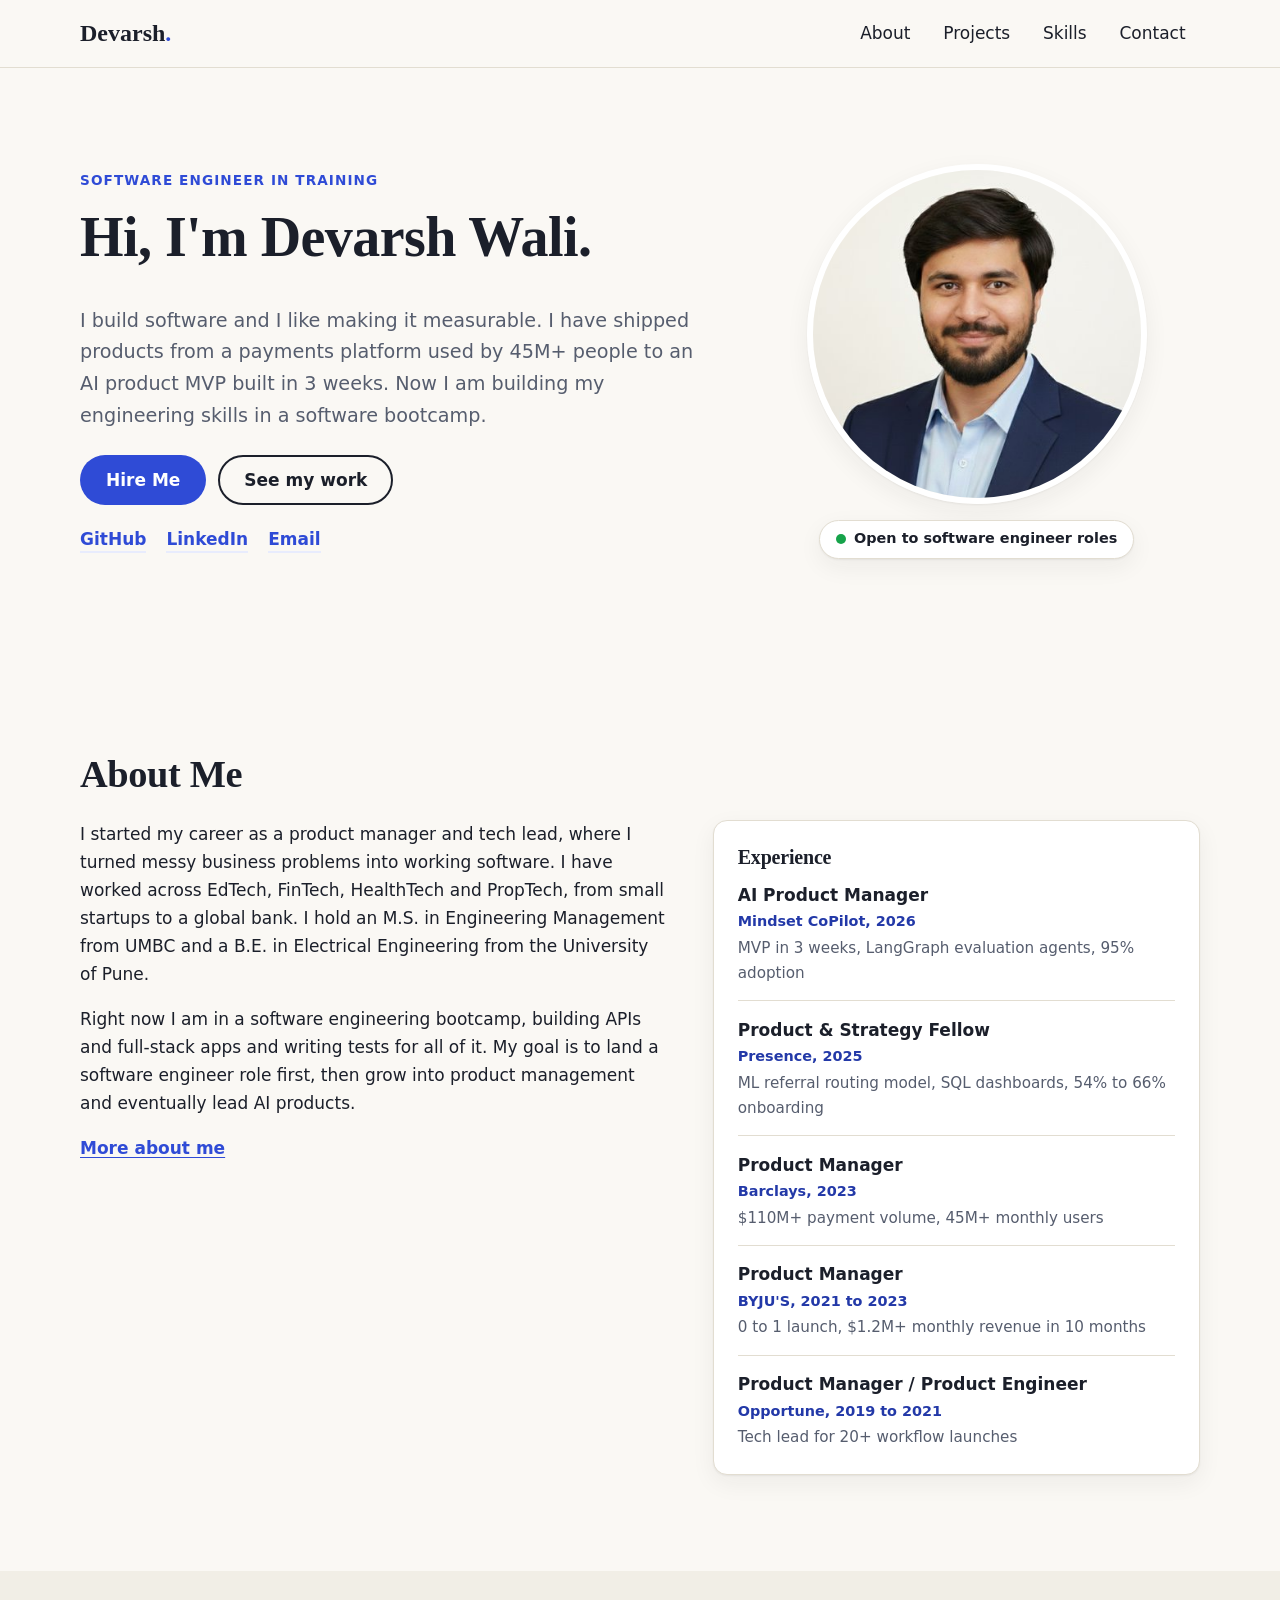
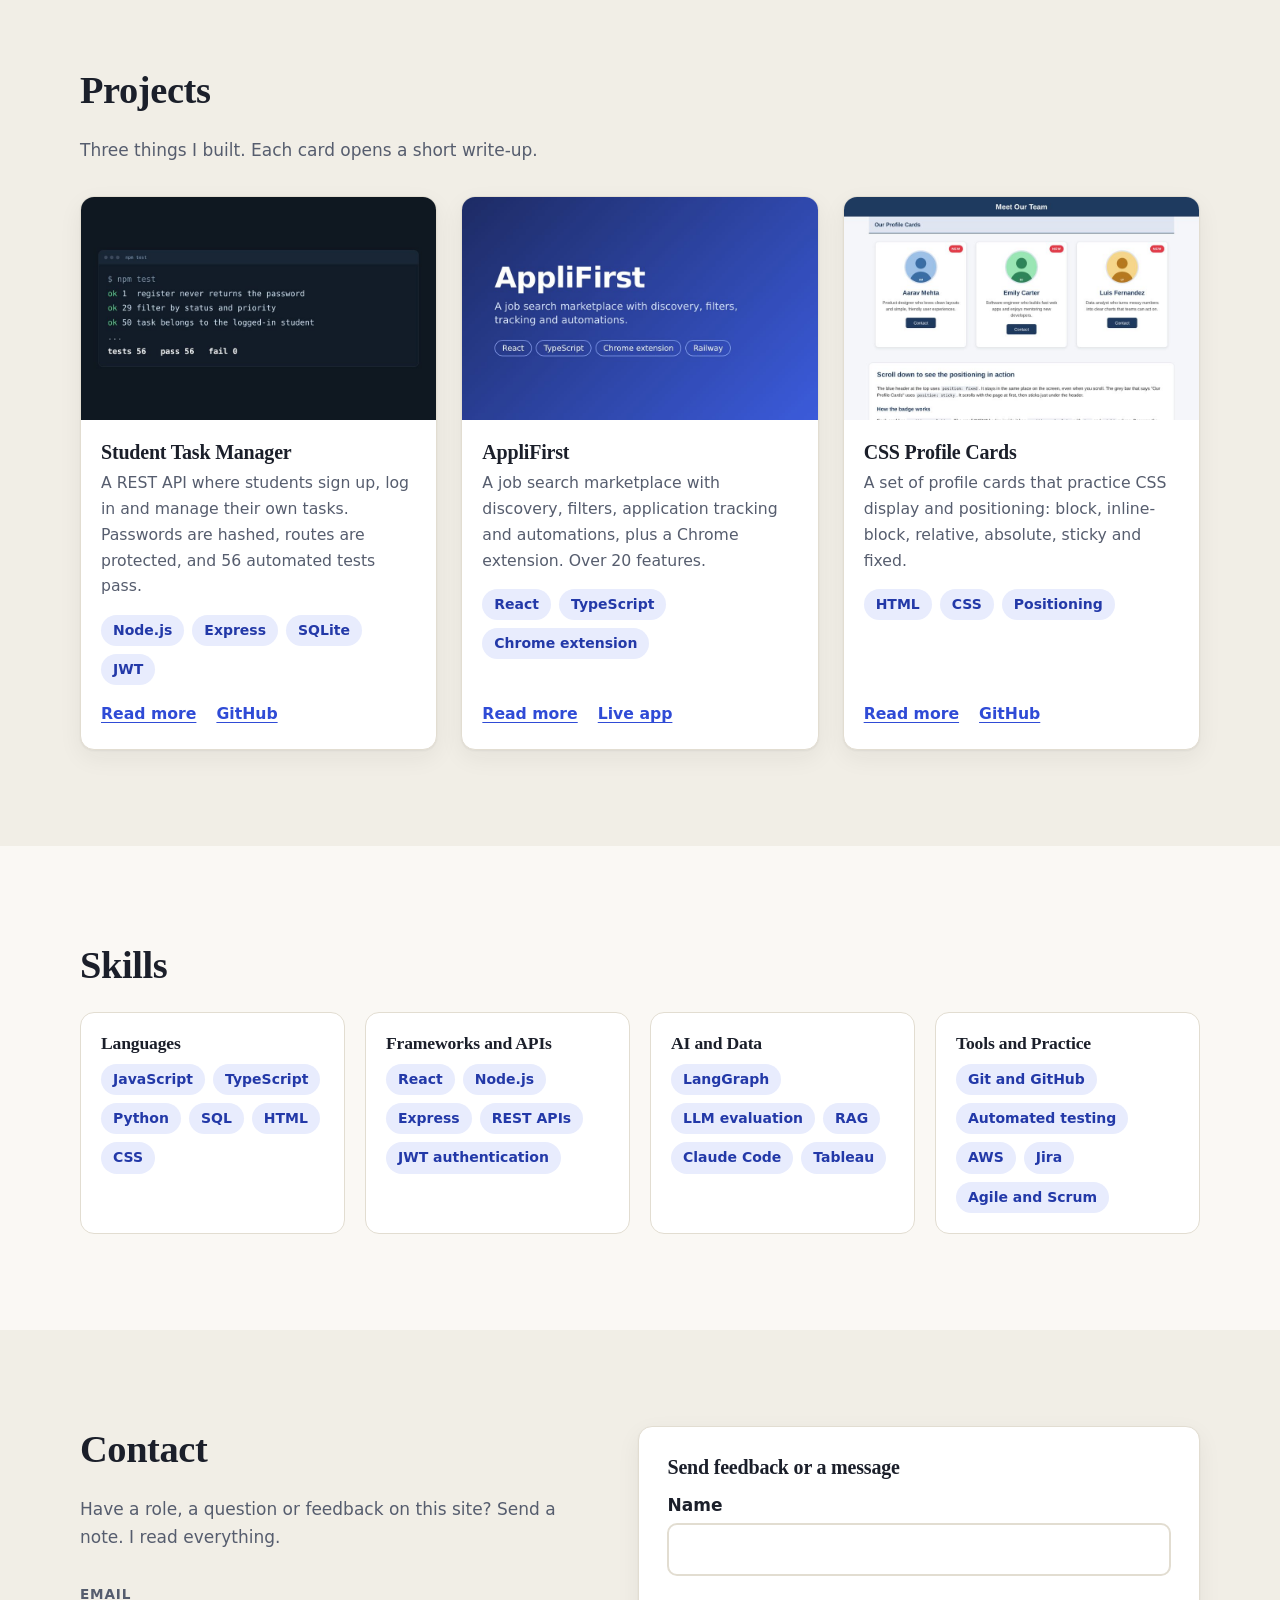
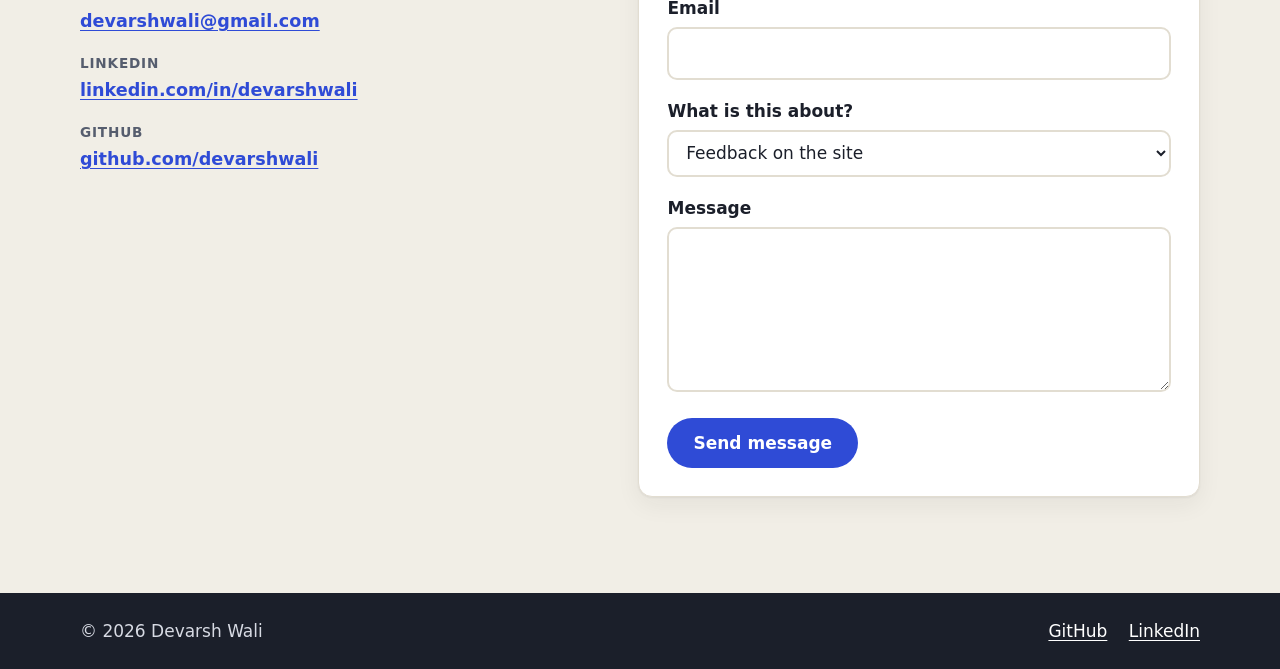
<file: index.html>
<!DOCTYPE html>
<html lang="en">
<head>
  <meta charset="utf-8">
  <meta name="viewport" content="width=device-width, initial-scale=1">
  <title>Devarsh Wali | Portfolio</title>
  <meta name="description" content="Portfolio of Devarsh Wali: software engineer in training with years of experience shipping products, from payments to AI.">
  <link rel="stylesheet" href="style.css">
</head>
<body>

  <a class="skip-link" href="#main">Skip to content</a>

  <!-- ===== Header: logo and navigation ===== -->
  <header class="site-header">
    <div class="container header-inner">
      <a class="logo" href="#home" aria-label="Devarsh Wali, back to top">Devarsh<span>.</span></a>

      <button id="menu-btn" class="menu-btn" type="button" aria-expanded="false" aria-controls="site-nav">
        <span class="menu-btn-label">Menu</span>
      </button>

      <nav id="site-nav" class="site-nav" aria-label="Main">
        <ul>
          <li><a href="#about">About</a></li>
          <li><a href="#projects">Projects</a></li>
          <li><a href="#skills">Skills</a></li>
          <li><a href="#contact">Contact</a></li>
        </ul>
      </nav>
    </div>
  </header>

  <main id="main">

    <!-- ===== Hero ===== -->
    <section id="home" class="hero">
      <div class="container hero-inner">
        <div class="hero-text">
          <p class="eyebrow">Software engineer in training</p>
          <h1>Hi, I'm Devarsh Wali.</h1>
          <p class="lead">I build software and I like making it measurable. I have shipped products from a payments platform used by 45M+ people to an AI product MVP built in 3 weeks. Now I am building my engineering skills in a software bootcamp.</p>
          <div class="hero-actions">
            <button id="hire-btn" class="btn btn-primary" type="button">Hire Me</button>
            <a class="btn btn-ghost" href="#projects">See my work</a>
          </div>
          <ul class="social-links" aria-label="Find me online">
            <li><a href="https://github.com/devarshwali" target="_blank" rel="noopener">GitHub</a></li>
            <li><a href="https://www.linkedin.com/in/devarshwali/" target="_blank" rel="noopener">LinkedIn</a></li>
            <li><a href="mailto:devarshwali@gmail.com">Email</a></li>
          </ul>
        </div>
        <figure class="hero-photo">
          <img src="images/profile.jpg" width="400" height="400" alt="Portrait of Devarsh Wali">
          <figcaption class="status-badge"><span class="status-dot" aria-hidden="true"></span>Open to software engineer roles</figcaption>
        </figure>
      </div>
    </section>

    <!-- ===== About ===== -->
    <section id="about" class="section">
      <div class="container">
        <h2>About Me</h2>
        <div class="about-grid">
          <div class="about-copy">
            <p>I started my career as a product manager and tech lead, where I turned messy business problems into working software. I have worked across EdTech, FinTech, HealthTech and PropTech, from small startups to a global bank. I hold an M.S. in Engineering Management from UMBC and a B.E. in Electrical Engineering from the University of Pune.</p>
            <p>Right now I am in a software engineering bootcamp, building APIs and full-stack apps and writing tests for all of it. My goal is to land a software engineer role first, then grow into product management and eventually lead AI products.</p>

            <button id="more-btn" class="btn btn-link" type="button" aria-expanded="false" aria-controls="more-about">More about me</button>
            <div id="more-about" class="more-about" hidden>
              <p>Outside work I like building small tools for myself, like a job search app that tracks applications. I enjoy the part of engineering where a vague idea becomes something people can click.</p>
              <p>I care about clear writing, tested code and shipping in small steps.</p>
            </div>
          </div>

          <aside class="about-card" aria-label="Experience highlights">
            <h3>Experience</h3>
            <ul class="timeline">
              <li><strong>AI Product Manager</strong><span>Mindset CoPilot, 2026</span><em>MVP in 3 weeks, LangGraph evaluation agents, 95% adoption</em></li>
              <li><strong>Product &amp; Strategy Fellow</strong><span>Presence, 2025</span><em>ML referral routing model, SQL dashboards, 54% to 66% onboarding</em></li>
              <li><strong>Product Manager</strong><span>Barclays, 2023</span><em>$110M+ payment volume, 45M+ monthly users</em></li>
              <li><strong>Product Manager</strong><span>BYJU'S, 2021 to 2023</span><em>0 to 1 launch, $1.2M+ monthly revenue in 10 months</em></li>
              <li><strong>Product Manager / Product Engineer</strong><span>Opportune, 2019 to 2021</span><em>Tech lead for 20+ workflow launches</em></li>
            </ul>
          </aside>
        </div>
      </div>
    </section>

    <!-- ===== Projects ===== -->
    <section id="projects" class="section section-alt">
      <div class="container">
        <h2>Projects</h2>
        <p class="section-intro">Three things I built. Each card opens a short write-up.</p>

        <div class="project-grid">

          <article class="project-card">
            <a class="card-image" href="projects/task-manager.html" tabindex="-1" aria-hidden="true">
              <img src="images/task-manager.jpg" width="900" height="562" alt="">
            </a>
            <div class="card-body">
              <h3><a href="projects/task-manager.html">Student Task Manager</a></h3>
              <p>A REST API where students sign up, log in and manage their own tasks. Passwords are hashed, routes are protected, and 56 automated tests pass.</p>
              <ul class="tags"><li>Node.js</li><li>Express</li><li>SQLite</li><li>JWT</li></ul>
              <p class="card-links"><a href="projects/task-manager.html">Read more</a> <a href="https://github.com/devarshwali/student-task-manager" target="_blank" rel="noopener">GitHub</a></p>
            </div>
          </article>

          <article class="project-card">
            <a class="card-image" href="projects/applifirst.html" tabindex="-1" aria-hidden="true">
              <img src="images/applifirst.jpg" width="900" height="562" alt="">
            </a>
            <div class="card-body">
              <h3><a href="projects/applifirst.html">AppliFirst</a></h3>
              <p>A job search marketplace with discovery, filters, application tracking and automations, plus a Chrome extension. Over 20 features.</p>
              <ul class="tags"><li>React</li><li>TypeScript</li><li>Chrome extension</li></ul>
              <p class="card-links"><a href="projects/applifirst.html">Read more</a> <a href="https://applifirst-production.up.railway.app/" target="_blank" rel="noopener">Live app</a></p>
            </div>
          </article>

          <article class="project-card">
            <a class="card-image" href="projects/css-profile-cards.html" tabindex="-1" aria-hidden="true">
              <img src="images/css-cards.jpg" width="900" height="562" alt="">
            </a>
            <div class="card-body">
              <h3><a href="projects/css-profile-cards.html">CSS Profile Cards</a></h3>
              <p>A set of profile cards that practice CSS display and positioning: block, inline-block, relative, absolute, sticky and fixed.</p>
              <ul class="tags"><li>HTML</li><li>CSS</li><li>Positioning</li></ul>
              <p class="card-links"><a href="projects/css-profile-cards.html">Read more</a> <a href="https://github.com/devarshwali/css-profile-cards" target="_blank" rel="noopener">GitHub</a></p>
            </div>
          </article>

        </div>
      </div>
    </section>

    <!-- ===== Skills ===== -->
    <section id="skills" class="section">
      <div class="container">
        <h2>Skills</h2>
        <div class="skills-grid">
          <article class="skill-group">
            <h3>Languages</h3>
            <ul class="tags"><li>JavaScript</li><li>TypeScript</li><li>Python</li><li>SQL</li><li>HTML</li><li>CSS</li></ul>
          </article>
          <article class="skill-group">
            <h3>Frameworks and APIs</h3>
            <ul class="tags"><li>React</li><li>Node.js</li><li>Express</li><li>REST APIs</li><li>JWT authentication</li></ul>
          </article>
          <article class="skill-group">
            <h3>AI and Data</h3>
            <ul class="tags"><li>LangGraph</li><li>LLM evaluation</li><li>RAG</li><li>Claude Code</li><li>Tableau</li></ul>
          </article>
          <article class="skill-group">
            <h3>Tools and Practice</h3>
            <ul class="tags"><li>Git and GitHub</li><li>Automated testing</li><li>AWS</li><li>Jira</li><li>Agile and Scrum</li></ul>
          </article>
        </div>
      </div>
    </section>

    <!-- ===== Contact ===== -->
    <section id="contact" class="section section-alt">
      <div class="container contact-grid">
        <div>
          <h2>Contact</h2>
          <p class="section-intro">Have a role, a question or feedback on this site? Send a note. I read everything.</p>
          <ul class="contact-list">
            <li><span>Email</span><a href="mailto:devarshwali@gmail.com">devarshwali@gmail.com</a></li>
            <li><span>LinkedIn</span><a href="https://www.linkedin.com/in/devarshwali/" target="_blank" rel="noopener">linkedin.com/in/devarshwali</a></li>
            <li><span>GitHub</span><a href="https://github.com/devarshwali" target="_blank" rel="noopener">github.com/devarshwali</a></li>
          </ul>
        </div>

        <form id="contact-form" class="contact-form" novalidate>
          <h3>Send feedback or a message</h3>

          <div class="field">
            <label for="name">Name</label>
            <input id="name" name="name" type="text" autocomplete="name" aria-describedby="name-error">
            <p id="name-error" class="error" role="alert"></p>
          </div>

          <div class="field">
            <label for="email">Email</label>
            <input id="email" name="email" type="email" autocomplete="email" aria-describedby="email-error">
            <p id="email-error" class="error" role="alert"></p>
          </div>

          <div class="field">
            <label for="topic">What is this about?</label>
            <select id="topic" name="topic">
              <option value="Feedback on the site">Feedback on the site</option>
              <option value="Job opportunity">Job opportunity</option>
              <option value="Question">Question</option>
              <option value="Something else">Something else</option>
            </select>
          </div>

          <div class="field">
            <label for="message">Message</label>
            <textarea id="message" name="message" rows="5" aria-describedby="message-error"></textarea>
            <p id="message-error" class="error" role="alert"></p>
          </div>

          <button class="btn btn-primary" type="submit">Send message</button>
          <p id="form-status" class="form-status" role="status"></p>
        </form>
      </div>
    </section>

  </main>

  <!-- ===== Footer ===== -->
  <footer class="site-footer">
    <div class="container footer-inner">
      <p>&copy; <span id="year">2026</span> Devarsh Wali</p>
      <p><a href="https://github.com/devarshwali" target="_blank" rel="noopener">GitHub</a> <a href="https://www.linkedin.com/in/devarshwali/" target="_blank" rel="noopener">LinkedIn</a></p>
    </div>
  </footer>

  <script src="script.js"></script>
</body>
</html>
</file>
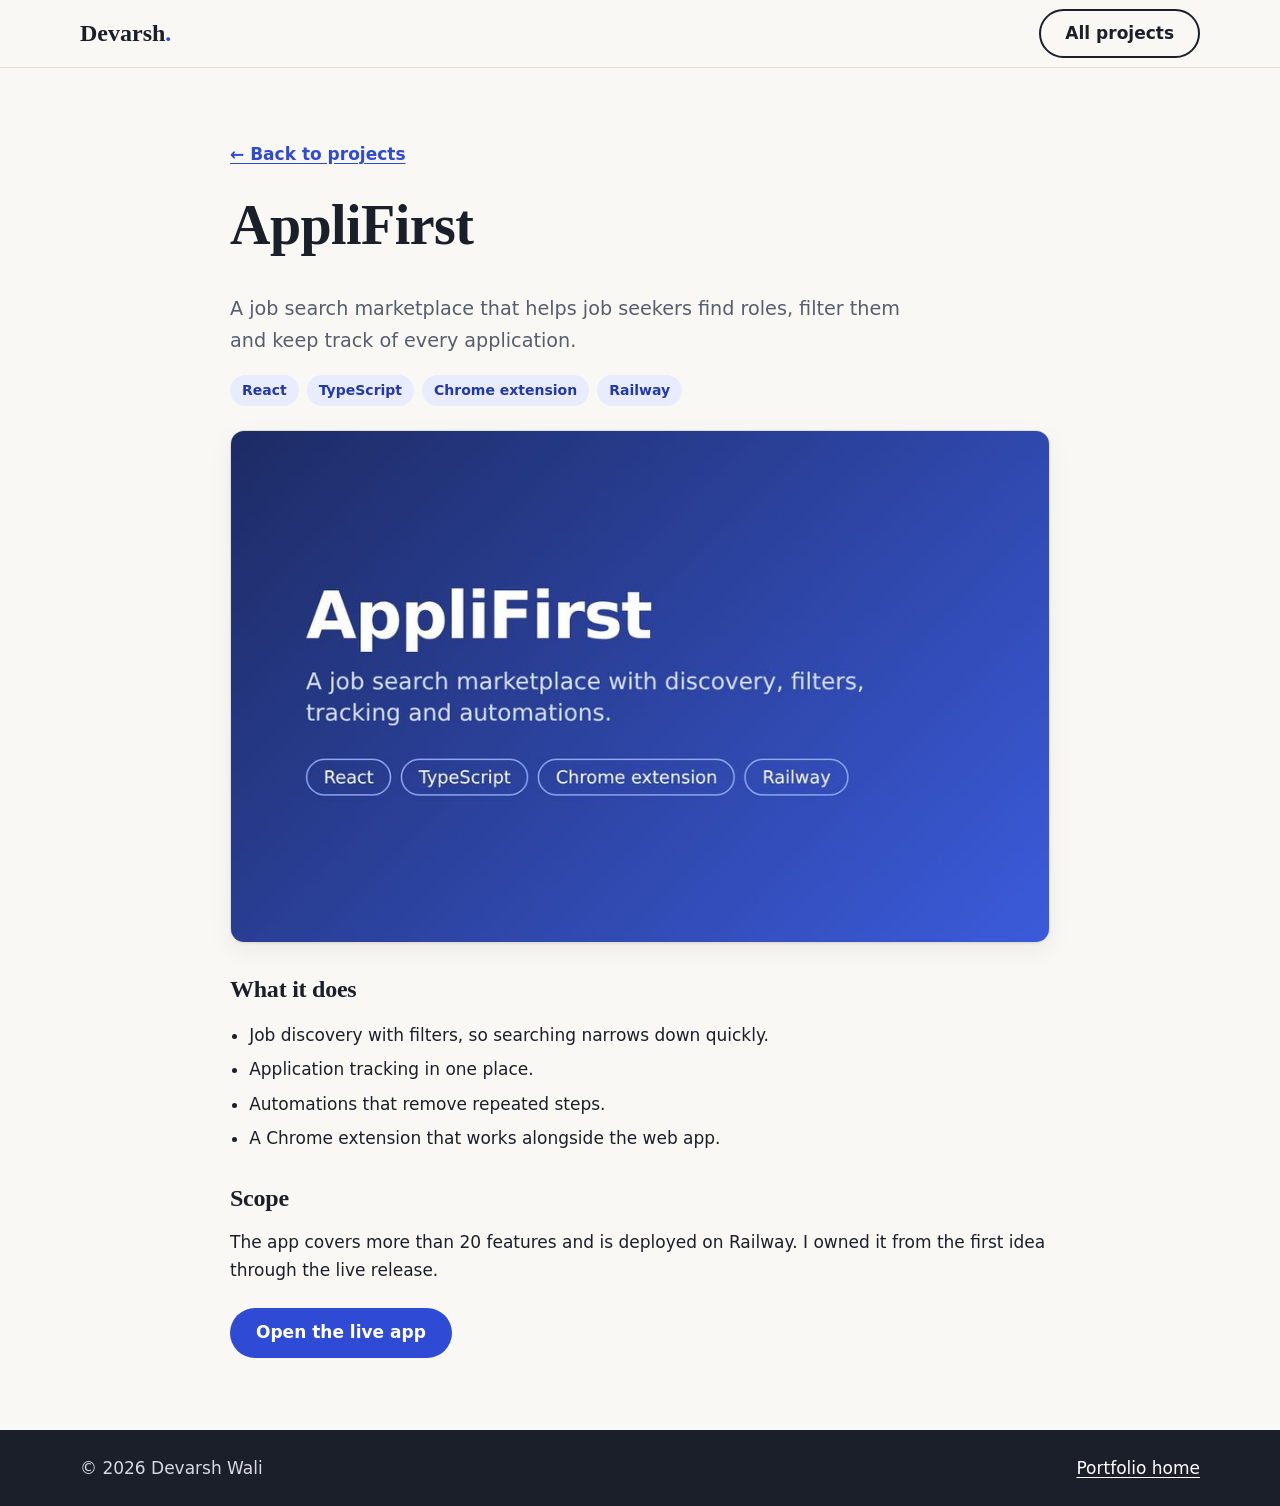
<file: projects/applifirst.html>
<!DOCTYPE html>
<html lang="en">
<head>
  <meta charset="utf-8">
  <meta name="viewport" content="width=device-width, initial-scale=1">
  <title>AppliFirst | Devarsh Wali</title>
  <meta name="description" content="A job search marketplace with a Chrome extension, built with React and TypeScript.">
  <link rel="stylesheet" href="../style.css">
</head>
<body>
  <header class="site-header">
    <div class="container header-inner">
      <a class="logo" href="../index.html" aria-label="Devarsh Wali, portfolio home">Devarsh<span>.</span></a>
      <a class="btn btn-ghost" href="../index.html#projects">All projects</a>
    </div>
  </header>

  <main class="project-page">
    <div class="container">
      <article>
        <a class="back-link" href="../index.html#projects">&larr; Back to projects</a>
        <h1>AppliFirst</h1>
        <p class="lead">A job search marketplace that helps job seekers find roles, filter them and keep track of every application.</p>
        <ul class="tags"><li>React</li><li>TypeScript</li><li>Chrome extension</li><li>Railway</li></ul>

        <img src="../images/applifirst.jpg" width="900" height="562" alt="AppliFirst title card with the technologies used">

        <h2>What it does</h2>
        <ul class="plain">
          <li>Job discovery with filters, so searching narrows down quickly.</li>
          <li>Application tracking in one place.</li>
          <li>Automations that remove repeated steps.</li>
          <li>A Chrome extension that works alongside the web app.</li>
        </ul>

        <h2>Scope</h2>
        <p>The app covers more than 20 features and is deployed on Railway. I owned it from the first idea through the live release.</p>

        <div class="project-actions">
          <a class="btn btn-primary" href="https://applifirst-production.up.railway.app/" target="_blank" rel="noopener">Open the live app</a>
        </div>
      </article>
    </div>
  </main>

  <footer class="site-footer">
    <div class="container footer-inner">
      <p>&copy; 2026 Devarsh Wali</p>
      <p><a href="../index.html">Portfolio home</a></p>
    </div>
  </footer>
</body>
</html>
</file>
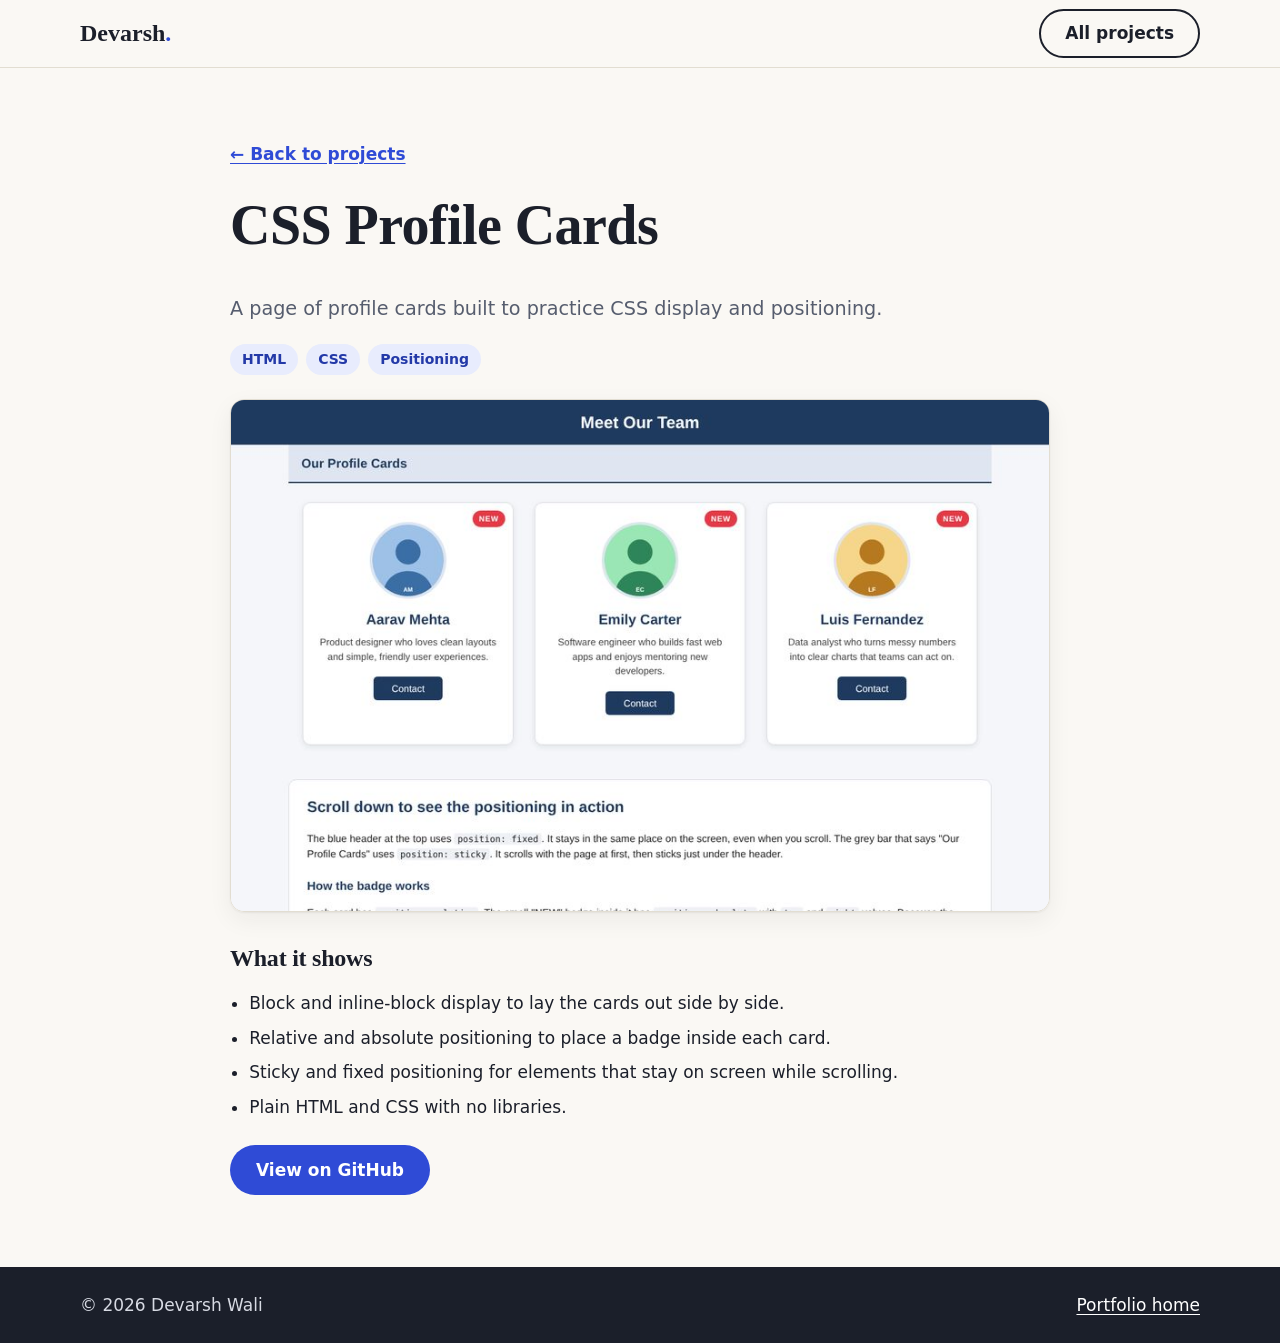
<file: projects/css-profile-cards.html>
<!DOCTYPE html>
<html lang="en">
<head>
  <meta charset="utf-8">
  <meta name="viewport" content="width=device-width, initial-scale=1">
  <title>CSS Profile Cards | Devarsh Wali</title>
  <meta name="description" content="Profile cards that practice CSS display and positioning.">
  <link rel="stylesheet" href="../style.css">
</head>
<body>
  <header class="site-header">
    <div class="container header-inner">
      <a class="logo" href="../index.html" aria-label="Devarsh Wali, portfolio home">Devarsh<span>.</span></a>
      <a class="btn btn-ghost" href="../index.html#projects">All projects</a>
    </div>
  </header>

  <main class="project-page">
    <div class="container">
      <article>
        <a class="back-link" href="../index.html#projects">&larr; Back to projects</a>
        <h1>CSS Profile Cards</h1>
        <p class="lead">A page of profile cards built to practice CSS display and positioning.</p>
        <ul class="tags"><li>HTML</li><li>CSS</li><li>Positioning</li></ul>

        <img src="../images/css-cards.jpg" width="900" height="562" alt="Screenshot of the CSS profile cards page">

        <h2>What it shows</h2>
        <ul class="plain">
          <li>Block and inline-block display to lay the cards out side by side.</li>
          <li>Relative and absolute positioning to place a badge inside each card.</li>
          <li>Sticky and fixed positioning for elements that stay on screen while scrolling.</li>
          <li>Plain HTML and CSS with no libraries.</li>
        </ul>

        <div class="project-actions">
          <a class="btn btn-primary" href="https://github.com/devarshwali/css-profile-cards" target="_blank" rel="noopener">View on GitHub</a>
        </div>
      </article>
    </div>
  </main>

  <footer class="site-footer">
    <div class="container footer-inner">
      <p>&copy; 2026 Devarsh Wali</p>
      <p><a href="../index.html">Portfolio home</a></p>
    </div>
  </footer>
</body>
</html>
</file>
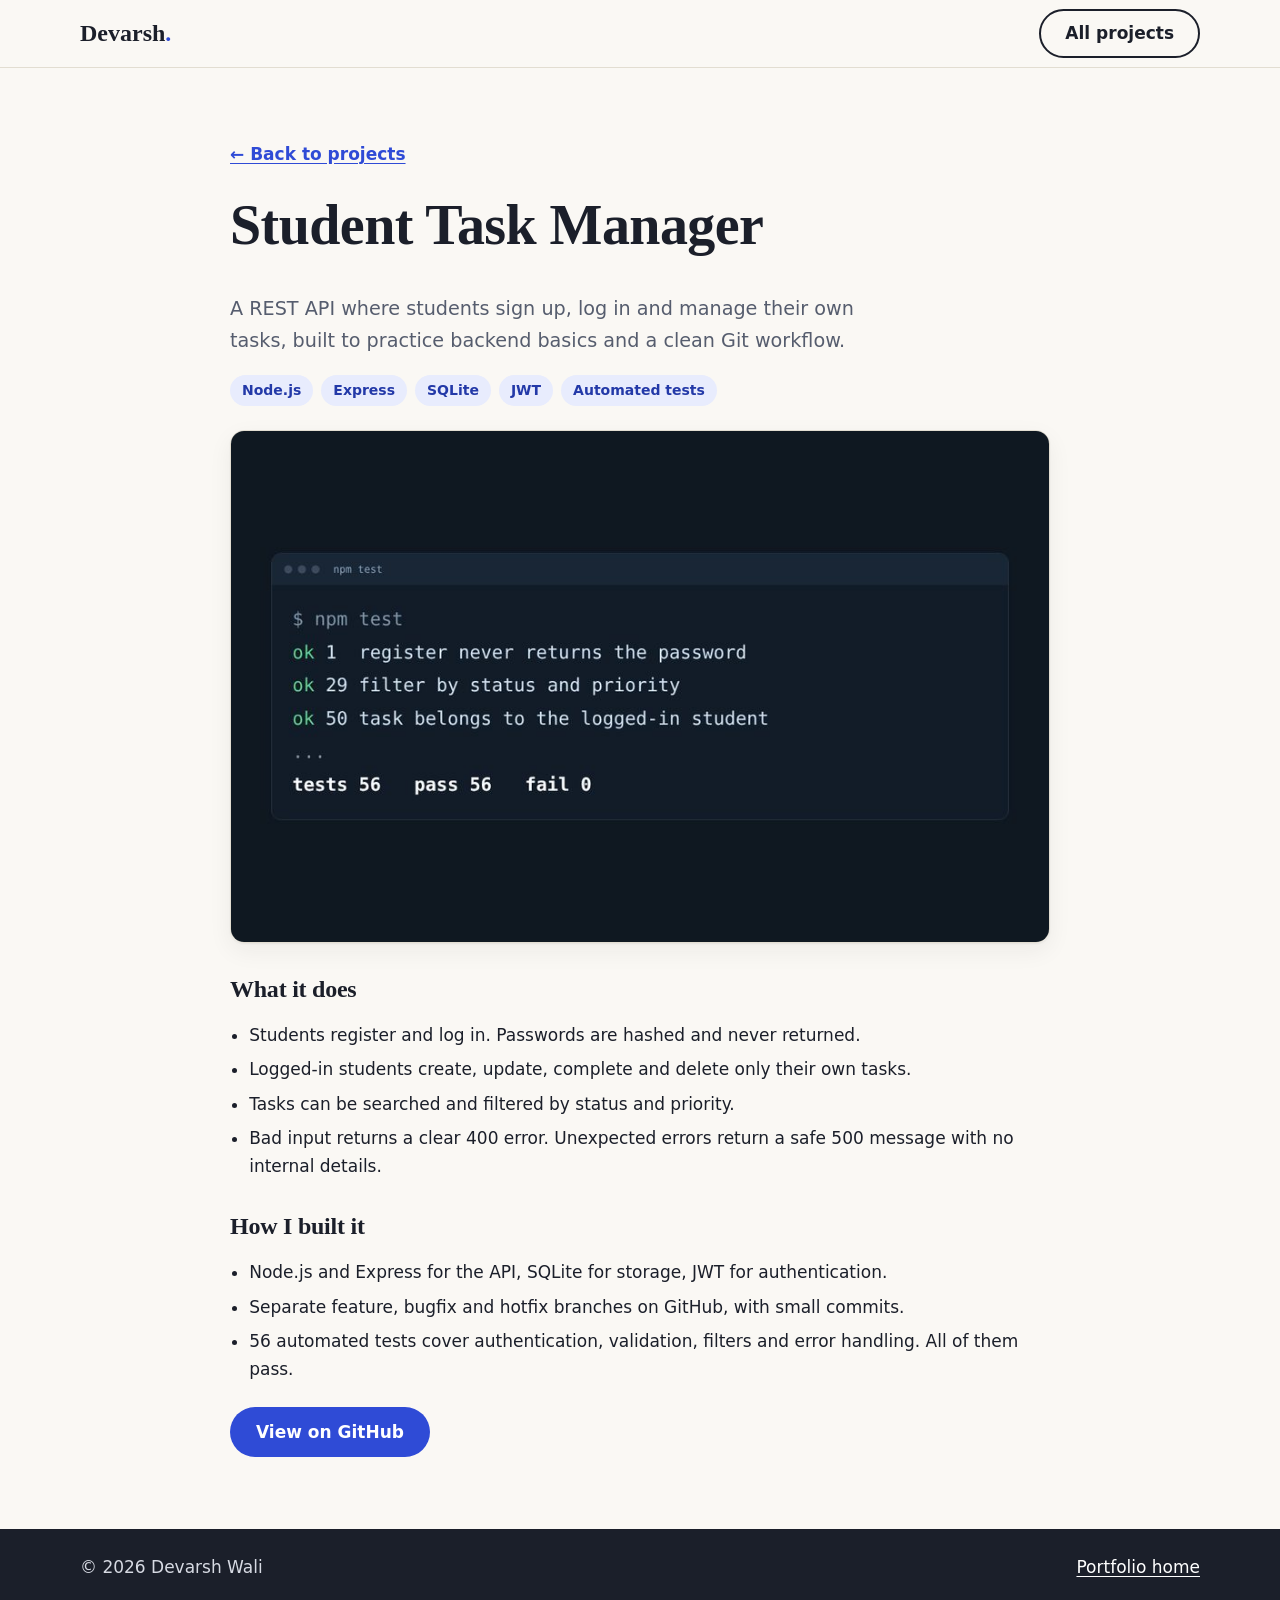
<file: projects/task-manager.html>
<!DOCTYPE html>
<html lang="en">
<head>
  <meta charset="utf-8">
  <meta name="viewport" content="width=device-width, initial-scale=1">
  <title>Student Task Manager | Devarsh Wali</title>
  <meta name="description" content="A tested REST API for student task management built with Node.js, Express and SQLite.">
  <link rel="stylesheet" href="../style.css">
</head>
<body>
  <header class="site-header">
    <div class="container header-inner">
      <a class="logo" href="../index.html" aria-label="Devarsh Wali, portfolio home">Devarsh<span>.</span></a>
      <a class="btn btn-ghost" href="../index.html#projects">All projects</a>
    </div>
  </header>

  <main class="project-page">
    <div class="container">
      <article>
        <a class="back-link" href="../index.html#projects">&larr; Back to projects</a>
        <h1>Student Task Manager</h1>
        <p class="lead">A REST API where students sign up, log in and manage their own tasks, built to practice backend basics and a clean Git workflow.</p>
        <ul class="tags"><li>Node.js</li><li>Express</li><li>SQLite</li><li>JWT</li><li>Automated tests</li></ul>

        <img src="../images/task-manager.jpg" width="900" height="562" alt="Terminal output showing 56 passing tests">

        <h2>What it does</h2>
        <ul class="plain">
          <li>Students register and log in. Passwords are hashed and never returned.</li>
          <li>Logged-in students create, update, complete and delete only their own tasks.</li>
          <li>Tasks can be searched and filtered by status and priority.</li>
          <li>Bad input returns a clear 400 error. Unexpected errors return a safe 500 message with no internal details.</li>
        </ul>

        <h2>How I built it</h2>
        <ul class="plain">
          <li>Node.js and Express for the API, SQLite for storage, JWT for authentication.</li>
          <li>Separate feature, bugfix and hotfix branches on GitHub, with small commits.</li>
          <li>56 automated tests cover authentication, validation, filters and error handling. All of them pass.</li>
        </ul>

        <div class="project-actions">
          <a class="btn btn-primary" href="https://github.com/devarshwali/student-task-manager" target="_blank" rel="noopener">View on GitHub</a>
        </div>
      </article>
    </div>
  </main>

  <footer class="site-footer">
    <div class="container footer-inner">
      <p>&copy; 2026 Devarsh Wali</p>
      <p><a href="../index.html">Portfolio home</a></p>
    </div>
  </footer>
</body>
</html>
</file>
<file: style.css>
/* ==========================================================
   Devarsh Wali | Personal Portfolio
   Sections: 1 Tokens, 2 Base, 3 Layout, 4 Header, 5 Hero,
   6 Sections, 7 Projects, 8 Skills, 9 Contact, 10 Footer,
   11 Project pages, 12 Responsive
   ========================================================== */

/* ---------- 1. Design tokens ---------- */
:root {
  --bg: #faf8f4;
  --bg-alt: #f1eee6;
  --surface: #ffffff;
  --ink: #1b1f2a;
  --muted: #565d6e;
  --line: #e2ddd1;
  --accent: #2f4bd6;
  --accent-dark: #2339a8;
  --accent-soft: #e8ecfd;
  --error: #b3261e;
  --ok: #1d6b3a;
  --radius: 14px;
  --shadow: 0 1px 2px rgba(27, 31, 42, 0.06), 0 8px 24px rgba(27, 31, 42, 0.06);
  --font-body: system-ui, -apple-system, "Segoe UI", Roboto, "Helvetica Neue", Arial, sans-serif;
  --font-head: "Iowan Old Style", "Palatino Linotype", Palatino, Georgia, serif;
  --header-h: 68px;
}

/* ---------- 2. Base ---------- */
*,
*::before,
*::after { box-sizing: border-box; }

html { scroll-behavior: smooth; }

body {
  margin: 0;
  font-family: var(--font-body);
  font-size: 1.0625rem;
  line-height: 1.65;
  color: var(--ink);
  background: var(--bg);
  -webkit-text-size-adjust: 100%;
}

img { max-width: 100%; height: auto; display: block; }

h1, h2, h3 { font-family: var(--font-head); line-height: 1.2; margin: 0 0 0.6em; letter-spacing: -0.01em; }
h1 { font-size: clamp(2.25rem, 5vw, 3.5rem); }
h2 { font-size: clamp(1.75rem, 3.4vw, 2.4rem); }
h3 { font-size: 1.25rem; }
p { margin: 0 0 1em; }

a { color: var(--accent); text-underline-offset: 3px; }
a:hover { color: var(--accent-dark); }

:focus-visible { outline: 3px solid var(--accent); outline-offset: 3px; border-radius: 4px; }

[hidden] { display: none !important; }

.skip-link {
  position: absolute; left: 1rem; top: -4rem; z-index: 100;
  background: var(--ink); color: #fff; padding: 0.6rem 1rem; border-radius: 8px;
}
.skip-link:focus { top: 1rem; }

/* ---------- 3. Layout helpers ---------- */
.container { width: min(1120px, 100% - 2rem); margin-inline: auto; }

.section { padding: clamp(3.5rem, 8vw, 6rem) 0; scroll-margin-top: var(--header-h); }
.section-alt { background: var(--bg-alt); }
.section-intro { color: var(--muted); max-width: 60ch; margin-bottom: 2rem; }

.btn {
  display: inline-block; font: inherit; font-weight: 600; cursor: pointer;
  padding: 0.8rem 1.5rem; border-radius: 999px; border: 2px solid transparent;
  text-decoration: none; line-height: 1.2;
  transition: background-color 0.2s, color 0.2s, border-color 0.2s, transform 0.2s;
}
.btn-primary { background: var(--accent); color: #fff; }
.btn-primary:hover { background: var(--accent-dark); color: #fff; transform: translateY(-1px); }
.btn-ghost { border-color: var(--ink); color: var(--ink); background: transparent; }
.btn-ghost:hover { background: var(--ink); color: #fff; }
.btn-link { background: none; border: 0; padding: 0; color: var(--accent); text-decoration: underline; text-underline-offset: 3px; border-radius: 4px; }
.btn-link:hover { color: var(--accent-dark); }

.tags { list-style: none; margin: 0 0 1rem; padding: 0; display: flex; flex-wrap: wrap; gap: 0.5rem; }
.tags li { background: var(--accent-soft); color: var(--accent-dark); font-size: 0.875rem; font-weight: 600; padding: 0.25rem 0.75rem; border-radius: 999px; }

/* ---------- 4. Header ---------- */
.site-header {
  position: sticky; top: 0; z-index: 50; height: var(--header-h);
  background: rgba(250, 248, 244, 0.94); backdrop-filter: blur(8px);
  border-bottom: 1px solid var(--line);
}
.header-inner { display: flex; align-items: center; justify-content: space-between; height: 100%; }
.logo { font-family: var(--font-head); font-size: 1.5rem; font-weight: 700; color: var(--ink); text-decoration: none; }
.logo span { color: var(--accent); }

.site-nav ul { list-style: none; margin: 0; padding: 0; display: flex; gap: 0.25rem; }
.site-nav a { display: block; padding: 0.5rem 0.9rem; border-radius: 999px; color: var(--ink); text-decoration: none; font-weight: 500; }
.site-nav a:hover { background: var(--accent-soft); color: var(--accent-dark); }

.menu-btn { display: none; font: inherit; font-weight: 600; background: none; border: 2px solid var(--ink); border-radius: 999px; padding: 0.4rem 1rem; cursor: pointer; color: var(--ink); }

/* ---------- 5. Hero ---------- */
.hero { padding: clamp(3rem, 8vw, 6rem) 0; scroll-margin-top: var(--header-h); }
.hero-inner { display: grid; grid-template-columns: 1.4fr 1fr; gap: 3rem; align-items: center; }
.eyebrow { font-weight: 700; letter-spacing: 0.08em; text-transform: uppercase; font-size: 0.85rem; color: var(--accent); margin-bottom: 0.75rem; }
.lead { font-size: 1.2rem; color: var(--muted); max-width: 56ch; }
.hero-actions { display: flex; flex-wrap: wrap; gap: 0.75rem; margin-top: 1.5rem; }
.hero-photo { margin: 0; justify-self: center; }
.hero-photo img { width: min(340px, 70vw); aspect-ratio: 1; object-fit: cover; border-radius: 50%; border: 6px solid var(--surface); box-shadow: var(--shadow); }

/* Availability badge under the profile photo */
.hero-photo { display: flex; flex-direction: column; align-items: center; gap: 1rem; }
.status-badge { display: inline-flex; align-items: center; gap: 0.5rem; background: var(--surface); border: 1px solid var(--line); border-radius: 999px; padding: 0.4rem 1rem; font-size: 0.9rem; font-weight: 600; color: var(--ink); box-shadow: var(--shadow); }
.status-dot { width: 10px; height: 10px; border-radius: 50%; background: #16a34a; box-shadow: 0 0 0 0 rgba(22, 163, 74, 0.5); animation: pulse 2s infinite; }
@keyframes pulse { 70% { box-shadow: 0 0 0 8px rgba(22, 163, 74, 0); } 100% { box-shadow: 0 0 0 0 rgba(22, 163, 74, 0); } }

/* Small social links under the hero buttons */
.social-links { list-style: none; margin: 1.25rem 0 0; padding: 0; display: flex; flex-wrap: wrap; gap: 1.25rem; }
.social-links a { font-weight: 600; text-decoration: none; border-bottom: 2px solid var(--accent-soft); padding-bottom: 2px; }
.social-links a:hover { border-bottom-color: var(--accent); }

/* ---------- 6. About ---------- */
.about-grid { display: grid; grid-template-columns: 1.2fr 1fr; gap: 3rem; align-items: start; }
.more-about { border-left: 4px solid var(--accent); padding-left: 1rem; margin-top: 1rem; }
.about-card { background: var(--surface); border: 1px solid var(--line); border-radius: var(--radius); padding: 1.5rem; box-shadow: var(--shadow); }
.timeline { list-style: none; margin: 0; padding: 0; }
.timeline li { padding: 0.9rem 0; border-bottom: 1px solid var(--line); display: grid; gap: 0.1rem; }
.timeline li:last-child { border-bottom: 0; padding-bottom: 0; }
.timeline li:first-child { padding-top: 0; }
.timeline span { color: var(--accent-dark); font-size: 0.9rem; font-weight: 600; }
.timeline em { color: var(--muted); font-style: normal; font-size: 0.95rem; }

/* ---------- 7. Projects ---------- */
.project-grid { display: grid; grid-template-columns: repeat(auto-fit, minmax(290px, 1fr)); gap: 1.5rem; }
.project-card { background: var(--surface); border: 1px solid var(--line); border-radius: var(--radius); overflow: hidden; display: flex; flex-direction: column; box-shadow: var(--shadow); transition: transform 0.2s; }
.project-card:hover { transform: translateY(-3px); }
.card-image img { width: 100%; aspect-ratio: 16 / 10; object-fit: cover; }
.card-body { padding: 1.25rem 1.25rem 1.4rem; display: flex; flex-direction: column; flex: 1; }
.card-body h3 { margin-bottom: 0.4rem; }
.card-body h3 a { color: var(--ink); text-decoration: none; }
.card-body h3 a:hover { color: var(--accent); }
.card-body p { color: var(--muted); font-size: 0.98rem; }
.card-links { margin-top: auto; margin-bottom: 0; display: flex; gap: 1.25rem; font-weight: 600; }
.card-body .card-links { color: inherit; }

/* ---------- 8. Skills ---------- */
.skills-grid { display: grid; grid-template-columns: repeat(auto-fit, minmax(230px, 1fr)); gap: 1.25rem; }
.skill-group { background: var(--surface); border: 1px solid var(--line); border-radius: var(--radius); padding: 1.25rem; }
.skill-group h3 { font-size: 1.1rem; }
.skill-group .tags { margin-bottom: 0; }

/* ---------- 9. Contact ---------- */
.contact-grid { display: grid; grid-template-columns: 1fr 1.1fr; gap: 3rem; align-items: start; }
.contact-list { list-style: none; margin: 0; padding: 0; display: grid; gap: 1rem; }
.contact-list li { display: grid; gap: 0.1rem; }
.contact-list span { font-size: 0.85rem; font-weight: 700; letter-spacing: 0.06em; text-transform: uppercase; color: var(--muted); }
.contact-list a { font-size: 1.1rem; font-weight: 600; word-break: break-word; }

.contact-form { background: var(--surface); border: 1px solid var(--line); border-radius: var(--radius); padding: 1.75rem; box-shadow: var(--shadow); }
.field { margin-bottom: 1.1rem; }
.field label { display: block; font-weight: 600; margin-bottom: 0.3rem; }
.field input, .field select, .field textarea {
  width: 100%; font: inherit; color: var(--ink); background: #fff;
  border: 2px solid var(--line); border-radius: 10px; padding: 0.65rem 0.8rem;
}
.field input:focus, .field select:focus, .field textarea:focus { border-color: var(--accent); outline: none; box-shadow: 0 0 0 3px var(--accent-soft); }
.field.invalid input, .field.invalid textarea { border-color: var(--error); }
.error { color: var(--error); font-size: 0.9rem; margin: 0.3rem 0 0; min-height: 0; }
.form-status { margin: 1rem 0 0; font-weight: 600; color: var(--ok); }
.form-status:empty { margin: 0; }

/* ---------- 10. Footer ---------- */
.site-footer { background: var(--ink); color: #d7dae3; padding: 1.5rem 0; }
.site-footer a { color: #fff; margin-left: 1rem; }
.site-footer p { margin: 0; }
.footer-inner { display: flex; justify-content: space-between; flex-wrap: wrap; gap: 0.5rem; }

/* ---------- 11. Project detail pages ---------- */
.project-page { padding: clamp(2.5rem, 6vw, 4.5rem) 0; }
.project-page .container { max-width: 820px; }
.back-link { display: inline-block; margin-bottom: 1.5rem; font-weight: 600; }
.project-page img { border-radius: var(--radius); border: 1px solid var(--line); margin: 1.5rem 0; box-shadow: var(--shadow); }
.project-page h2 { font-size: 1.5rem; margin-top: 2rem; }
.project-page ul.plain { padding-left: 1.2rem; }
.project-page ul.plain li { margin-bottom: 0.4rem; }
.project-actions { display: flex; flex-wrap: wrap; gap: 0.75rem; margin-top: 1.5rem; }

/* ---------- 12. Responsive ---------- */
@media (max-width: 860px) {
  .hero-inner, .about-grid, .contact-grid { grid-template-columns: 1fr; gap: 2rem; }
  .hero-photo { order: -1; }
  .hero-photo img { width: min(220px, 60vw); }

  /* Mobile navigation: button toggles the menu */
  .menu-btn { display: inline-block; }
  .site-nav {
    position: absolute; top: var(--header-h); left: 0; right: 0;
    background: var(--bg); border-bottom: 1px solid var(--line);
    padding: 0.5rem 1rem 1rem; display: none;
  }
  .site-nav.open { display: block; }
  .site-nav ul { flex-direction: column; }
  .site-nav a { padding: 0.8rem 0.9rem; }
}

@media (max-width: 480px) {
  body { font-size: 1rem; }
  .lead { font-size: 1.08rem; }
  .btn { width: 100%; text-align: center; }
  .btn-link { width: auto; }
  .contact-form { padding: 1.25rem; }
  .footer-inner { flex-direction: column; }
  .site-footer a { margin: 0 1rem 0 0; }
}

@media (prefers-reduced-motion: reduce) {
  html { scroll-behavior: auto; }
  .status-dot { animation: none; }
  * { transition: none !important; }
}
</file>
